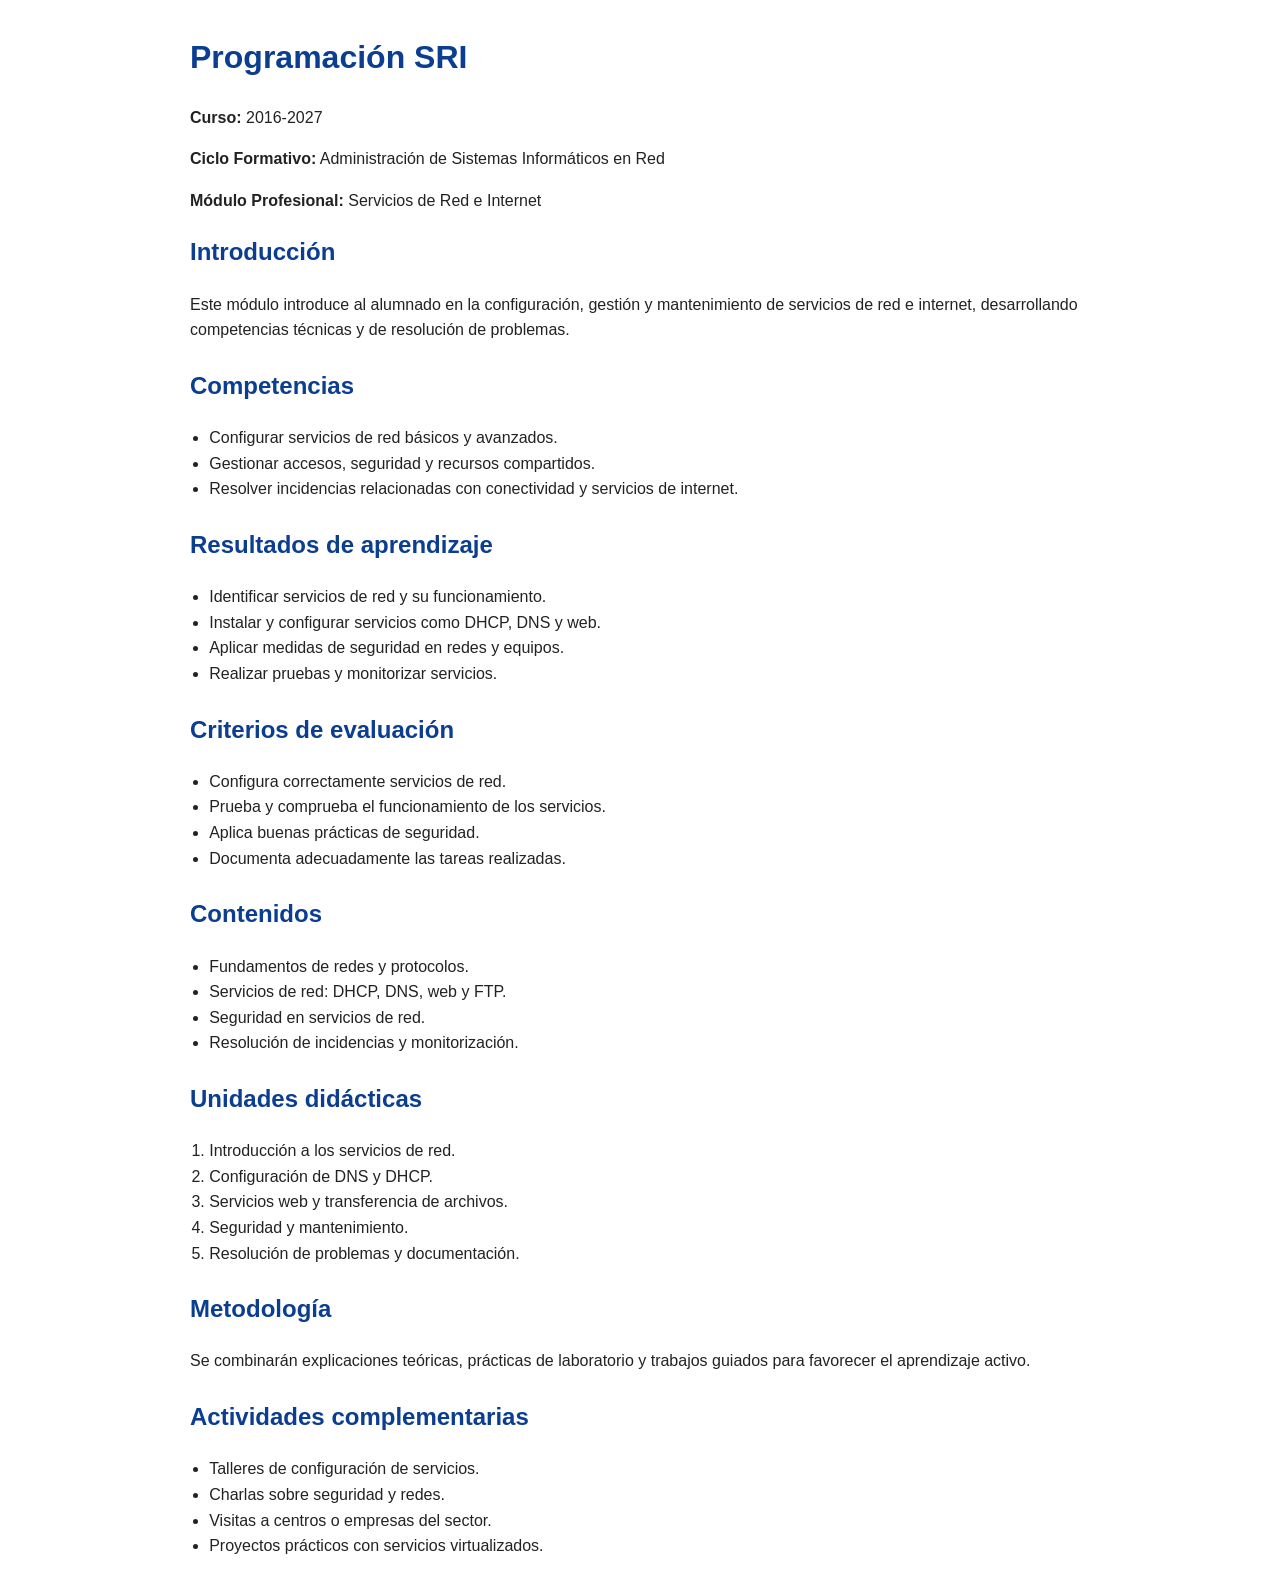
<file: tarea1-programacion-asir/index.html>
<!DOCTYPE html>
<html lang="es">

<head>
    <meta charset="UTF-8">
    <meta name="viewport" content="width=device-width, initial-scale=1.0">
    <title>Programacion SRI</title>
    <style>
        body {
            font-family: Arial, sans-serif;
            margin: 2rem auto;
            max-width: 900px;
            line-height: 1.6;
            color: #222;
        }

        h1,
        h2 {
            color: #0b3d91;
        }

        section {
            margin-bottom: 1.5rem;
        }

        ul,
        ol {
            padding-left: 1.2rem;
        }
    </style>
</head>

<body>
    <h1>Programación SRI</h1>
    <p><strong>Curso:</strong> 2016-2027</p>
    <p><strong>Ciclo Formativo:</strong> Administración de Sistemas Informáticos en Red</p>
    <p><strong>Módulo Profesional:</strong> Servicios de Red e Internet</p>

    <section>
        <h2>Introducción</h2>
        <p>Este módulo introduce al alumnado en la configuración, gestión y mantenimiento de servicios de red e
            internet, desarrollando competencias técnicas y de resolución de problemas.</p>
    </section>

    <section>
        <h2>Competencias</h2>
        <ul>
            <li>Configurar servicios de red básicos y avanzados.</li>
            <li>Gestionar accesos, seguridad y recursos compartidos.</li>
            <li>Resolver incidencias relacionadas con conectividad y servicios de internet.</li>
        </ul>
    </section>

    <section>
        <h2>Resultados de aprendizaje</h2>
        <ul>
            <li>Identificar servicios de red y su funcionamiento.</li>
            <li>Instalar y configurar servicios como DHCP, DNS y web.</li>
            <li>Aplicar medidas de seguridad en redes y equipos.</li>
            <li>Realizar pruebas y monitorizar servicios.</li>
        </ul>
    </section>

    <section>
        <h2>Criterios de evaluación</h2>
        <ul>
            <li>Configura correctamente servicios de red.</li>
            <li>Prueba y comprueba el funcionamiento de los servicios.</li>
            <li>Aplica buenas prácticas de seguridad.</li>
            <li>Documenta adecuadamente las tareas realizadas.</li>
        </ul>
    </section>

    <section>
        <h2>Contenidos</h2>
        <ul>
            <li>Fundamentos de redes y protocolos.</li>
            <li>Servicios de red: DHCP, DNS, web y FTP.</li>
            <li>Seguridad en servicios de red.</li>
            <li>Resolución de incidencias y monitorización.</li>
        </ul>
    </section>

    <section>
        <h2>Unidades didácticas</h2>
        <ol>
            <li>Introducción a los servicios de red.</li>
            <li>Configuración de DNS y DHCP.</li>
            <li>Servicios web y transferencia de archivos.</li>
            <li>Seguridad y mantenimiento.</li>
            <li>Resolución de problemas y documentación.</li>
        </ol>
    </section>

    <section>
        <h2>Metodología</h2>
        <p>Se combinarán explicaciones teóricas, prácticas de laboratorio y trabajos guiados para favorecer el
            aprendizaje activo.</p>
    </section>

    <section>
        <h2>Actividades complementarias</h2>
        <ul>
            <li>Talleres de configuración de servicios.</li>
            <li>Charlas sobre seguridad y redes.</li>
            <li>Visitas a centros o empresas del sector.</li>
            <li>Proyectos prácticos con servicios virtualizados.</li>
        </ul>
    </section>
</body>

</html>
</file>
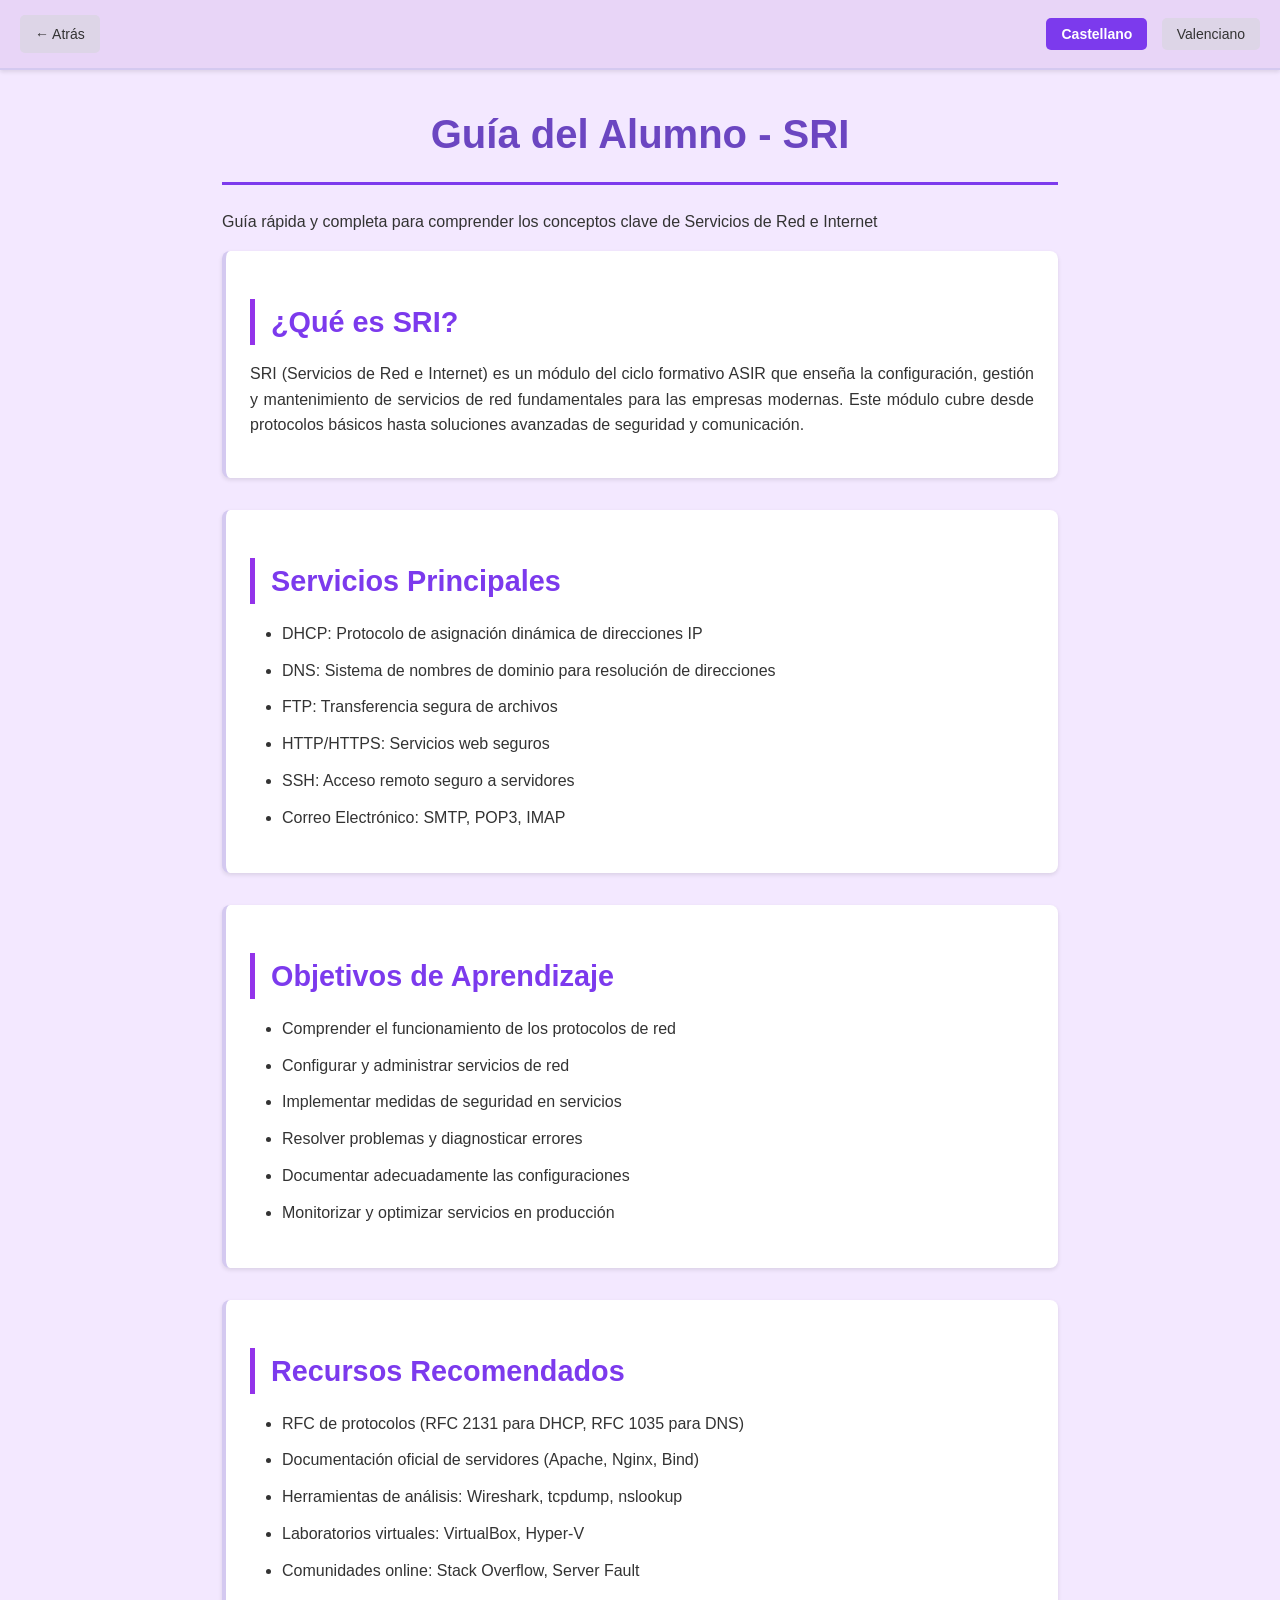
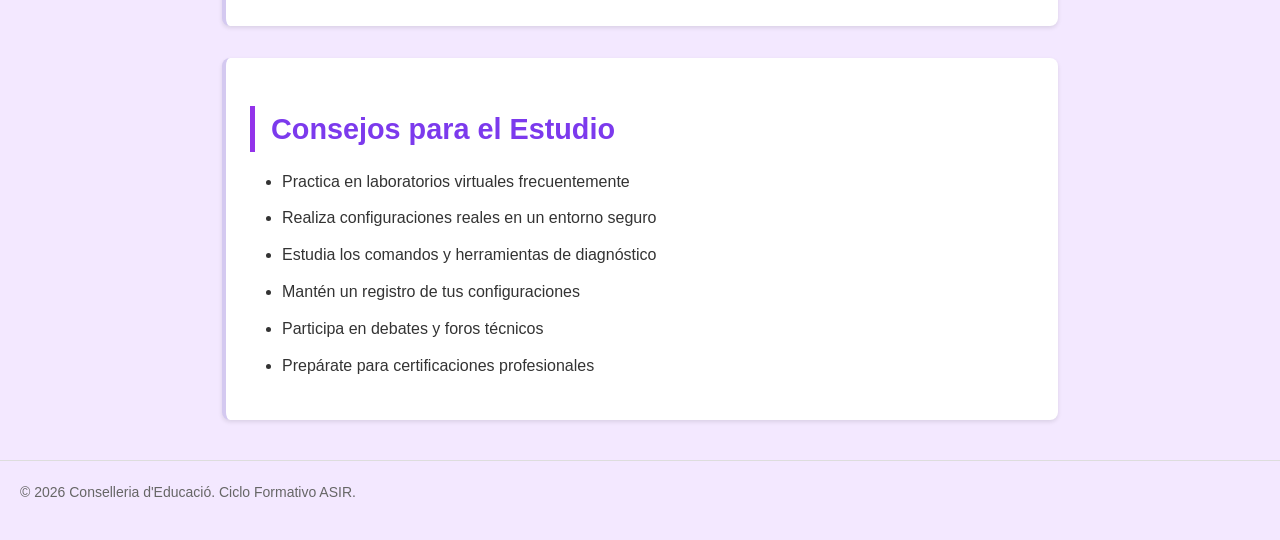
<file: guia.html>
<!DOCTYPE html>
<html lang="es">

<head>
    <meta charset="UTF-8">
    <meta name="viewport" content="width=device-width, initial-scale=1.0">
    <meta name="description" content="Guía del Alumno - SRI Servicios de Red e Internet">
    <meta name="author" content="Paco Aldarias">
    <title>Guía del Alumno - SRI</title>
    <link rel="stylesheet" href="css/estilo.css">
</head>

<body>
    <div class="language-nav">
        <a href="index.html" class="back-link">← Atrás</a>
        <div>
            <a href="?lang=es" id="lang-es">Castellano</a>
            <a href="?lang=va" id="lang-va">Valenciano</a>
        </div>
    </div>

    <main id="content">
        <!-- El contenido se cargará aquí -->
    </main>

    <footer>
        <p>&copy; 2026 Conselleria d'Educació. Ciclo Formativo ASIR.</p>
    </footer>

    <script>
        // Contenido de la Guía en Castellano
        const guiaCastellano = {
            titulo: "Guía del Alumno - SRI",
            descripcion: "Guía rápida y completa para comprender los conceptos clave de Servicios de Red e Internet",
            secciones: {
                que_es_sri: {
                    titulo: "¿Qué es SRI?",
                    contenido: "SRI (Servicios de Red e Internet) es un módulo del ciclo formativo ASIR que enseña la configuración, gestión y mantenimiento de servicios de red fundamentales para las empresas modernas. Este módulo cubre desde protocolos básicos hasta soluciones avanzadas de seguridad y comunicación."
                },
                servicios_principales: {
                    titulo: "Servicios Principales",
                    items: [
                        "DHCP: Protocolo de asignación dinámica de direcciones IP",
                        "DNS: Sistema de nombres de dominio para resolución de direcciones",
                        "FTP: Transferencia segura de archivos",
                        "HTTP/HTTPS: Servicios web seguros",
                        "SSH: Acceso remoto seguro a servidores",
                        "Correo Electrónico: SMTP, POP3, IMAP"
                    ]
                },
                objetivos_learning: {
                    titulo: "Objetivos de Aprendizaje",
                    items: [
                        "Comprender el funcionamiento de los protocolos de red",
                        "Configurar y administrar servicios de red",
                        "Implementar medidas de seguridad en servicios",
                        "Resolver problemas y diagnosticar errores",
                        "Documentar adecuadamente las configuraciones",
                        "Monitorizar y optimizar servicios en producción"
                    ]
                },
                recursos_recomendados: {
                    titulo: "Recursos Recomendados",
                    items: [
                        "RFC de protocolos (RFC 2131 para DHCP, RFC 1035 para DNS)",
                        "Documentación oficial de servidores (Apache, Nginx, Bind)",
                        "Herramientas de análisis: Wireshark, tcpdump, nslookup",
                        "Laboratorios virtuales: VirtualBox, Hyper-V",
                        "Comunidades online: Stack Overflow, Server Fault"
                    ]
                },
                consejos_estudio: {
                    titulo: "Consejos para el Estudio",
                    items: [
                        "Practica en laboratorios virtuales frecuentemente",
                        "Realiza configuraciones reales en un entorno seguro",
                        "Estudia los comandos y herramientas de diagnóstico",
                        "Mantén un registro de tus configuraciones",
                        "Participa en debates y foros técnicos",
                        "Prepárate para certificaciones profesionales"
                    ]
                }
            }
        };

        // Contenido de la Guía en Valenciano
        const guiaValenciano = {
            titulo: "Guia de l'Alumne - SRI",
            descripcion: "Guia ràpida i completa per a comprendre els conceptes clau de Serveis de Xarxa i Internet",
            secciones: {
                que_es_sri: {
                    titulo: "Què és SRI?",
                    contenido: "SRI (Serveis de Xarxa i Internet) és un mòdul del cicle formatiu ASIR que ensenya la configuració, gestió i manteniment de serveis de xarxa fonamentals per a les empreses modernes. Aquest mòdul cobreix des de protocols bàsics fins a solucions avançades de seguretat i comunicació."
                },
                servicios_principales: {
                    titulo: "Serveis Principals",
                    items: [
                        "DHCP: Protocol d'assignació dinàmica d'adreces IP",
                        "DNS: Sistema de noms de domini per a resolució d'adreces",
                        "FTP: Transferència segura d'arxius",
                        "HTTP/HTTPS: Serveis web segurs",
                        "SSH: Accés remot segur a servidors",
                        "Correu Electrònic: SMTP, POP3, IMAP"
                    ]
                },
                objetivos_learning: {
                    titulo: "Objectius d'Aprenentatge",
                    items: [
                        "Comprendre el funcionament dels protocols de xarxa",
                        "Configurar i administrar serveis de xarxa",
                        "Implementar mesures de seguretat en serveis",
                        "Resoldre problemes i diagnosticar errors",
                        "Documentar adequadament les configuracions",
                        "Monitoritzar i optimitzar serveis en producció"
                    ]
                },
                recursos_recomendados: {
                    titulo: "Recursos Recomanats",
                    items: [
                        "RFC de protocols (RFC 2131 per a DHCP, RFC 1035 per a DNS)",
                        "Documentació oficial de servidors (Apache, Nginx, Bind)",
                        "Eines d'anàlisi: Wireshark, tcpdump, nslookup",
                        "Laboratoris virtuals: VirtualBox, Hyper-V",
                        "Comunitats en línia: Stack Overflow, Server Fault"
                    ]
                },
                consejos_estudio: {
                    titulo: "Consells per a l'Estudi",
                    items: [
                        "Practica en laboratoris virtuals freqüentment",
                        "Realitza configuracions reals en un entorn segur",
                        "Estudia els comandaments i eines de diagnòstic",
                        "Manté un registre de les teues configuracions",
                        "Participa en debats i fòrums tècnics",
                        "Prepara't per a certificacions professionals"
                    ]
                }
            }
        };

        function getLanguage() {
            const params = new URLSearchParams(window.location.search);
            return params.get('lang') || 'es';
        }

        function renderGuia(lang) {
            const guia = lang === 'va' ? guiaValenciano : guiaCastellano;
            const content = document.getElementById('content');

            if (!content) return;

            let html = `
                <h1>${guia.titulo}</h1>
                <p class="guia-descripcion">${guia.descripcion}</p>
            `;

            for (const [key, seccion] of Object.entries(guia.secciones)) {
                html += `<section><h2>${seccion.titulo}</h2>`;
                if (seccion.contenido) {
                    html += `<p>${seccion.contenido}</p>`;
                }
                if (seccion.items) {
                    html += `<ul>`;
                    seccion.items.forEach(item => {
                        html += `<li>${item}</li>`;
                    });
                    html += `</ul>`;
                }
                html += `</section>`;
            }

            content.innerHTML = html;

            // Actualizar botones activos
            const langEs = document.getElementById('lang-es');
            const langVa = document.getElementById('lang-va');
            
            if (langEs) langEs.className = lang === 'es' ? 'active' : '';
            if (langVa) langVa.className = lang === 'va' ? 'active' : '';
            
            // Actualizar idioma del HTML
            document.documentElement.lang = lang === 'va' ? 'va' : 'es';
        }

        // Inicializar al cargar la página
        document.addEventListener('DOMContentLoaded', function() {
            const currentLang = getLanguage();
            renderGuia(currentLang);

            // Cambiar idioma cuando se hace clic en los botones
            const langEs = document.getElementById('lang-es');
            const langVa = document.getElementById('lang-va');

            if (langEs) {
                langEs.addEventListener('click', function(e) {
                    e.preventDefault();
                    renderGuia('es');
                    window.history.replaceState({}, '', '?lang=es');
                });
            }

            if (langVa) {
                langVa.addEventListener('click', function(e) {
                    e.preventDefault();
                    renderGuia('va');
                    window.history.replaceState({}, '', '?lang=va');
                });
            }
        });
    </script>
</body>

</html>
</file>
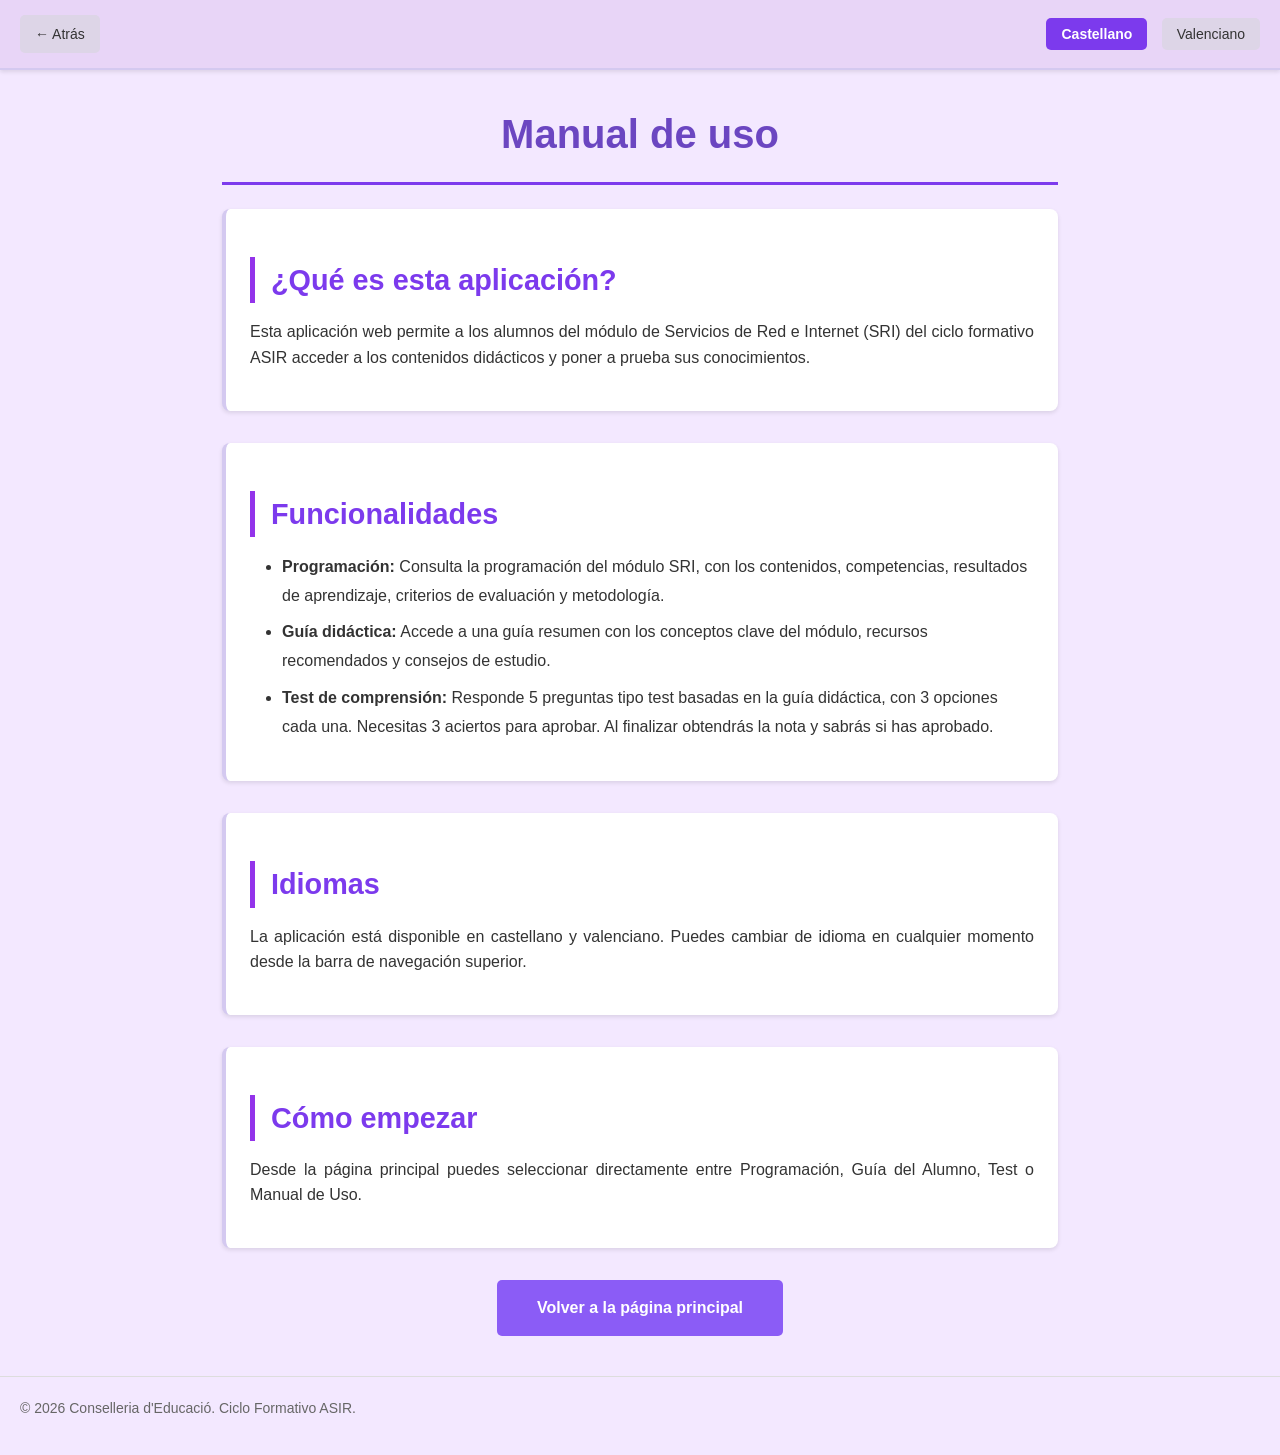
<file: manual.html>
<!DOCTYPE html>
<html lang="es">

<head>
    <meta charset="UTF-8">
    <meta name="viewport" content="width=device-width, initial-scale=1.0">
    <meta name="description" content="Manual de uso de la aplicación SRI">
    <meta name="author" content="Paco Aldarias">
    <title>Manual de uso - SRI</title>
    <link rel="stylesheet" href="css/estilo.css">
</head>

<body>
    <div class="language-nav">
        <a href="index.html" class="back-link">← Atrás</a>
        <div>
            <a href="?lang=es" id="lang-es">Castellano</a>
            <a href="?lang=va" id="lang-va">Valenciano</a>
        </div>
    </div>

    <main id="content">
    </main>

    <footer>
        <p>&copy; 2026 Conselleria d'Educació. Ciclo Formativo ASIR.</p>
    </footer>

    <script>
        const manualES = {
            titulo: "Manual de uso",
            secciones: [
                {
                    titulo: "¿Qué es esta aplicación?",
                    contenido: "Esta aplicación web permite a los alumnos del módulo de Servicios de Red e Internet (SRI) del ciclo formativo ASIR acceder a los contenidos didácticos y poner a prueba sus conocimientos."
                },
                {
                    titulo: "Funcionalidades",
                    items: [
                        "<strong>Programación:</strong> Consulta la programación del módulo SRI, con los contenidos, competencias, resultados de aprendizaje, criterios de evaluación y metodología.",
                        "<strong>Guía didáctica:</strong> Accede a una guía resumen con los conceptos clave del módulo, recursos recomendados y consejos de estudio.",
                        "<strong>Test de comprensión:</strong> Responde 5 preguntas tipo test basadas en la guía didáctica, con 3 opciones cada una. Necesitas 3 aciertos para aprobar. Al finalizar obtendrás la nota y sabrás si has aprobado."
                    ],
                    esLista: true
                },
                {
                    titulo: "Idiomas",
                    contenido: "La aplicación está disponible en castellano y valenciano. Puedes cambiar de idioma en cualquier momento desde la barra de navegación superior."
                },
                {
                    titulo: "Cómo empezar",
                    contenido: "Desde la página principal puedes seleccionar directamente entre Programación, Guía del Alumno, Test o Manual de Uso."
                }
            ]
        };

        const manualVA = {
            titulo: "Manual d'ús",
            secciones: [
                {
                    titulo: "Què és aquesta aplicació?",
                    contenido: "Aquesta aplicació web permet als alumnes del mòdul de Serveis de Xarxa i Internet (SRI) del cicle formatiu ASIR accedir als continguts didàctics i posar a prova els seus coneixements."
                },
                {
                    titulo: "Funcionalitats",
                    items: [
                        "<strong>Programació:</strong> Consulta la programació del mòdul SRI, amb els continguts, competències, resultats d'aprenentatge, criteris d'avaluació i metodologia.",
                        "<strong>Guia didàctica:</strong> Accedeix a una guia resum amb els conceptes clau del mòdul, recursos recomanats i consells d'estudi.",
                        "<strong>Test de comprensió:</strong> Respon 5 preguntes tipus test basades en la guia didàctica, amb 3 opcions cadascuna. Necessites 3 encerts per aprovar. En finalitzar, obtindràs la nota i sabràs si has aprovat."
                    ],
                    esLista: true
                },
                {
                    titulo: "Idiomes",
                    contenido: "L'aplicació està disponible en castellà i valencià. Pots canviar d'idioma en qualsevol moment des de la barra de navegació superior."
                },
                {
                    titulo: "Com començar",
                    contenido: "Des de la pàgina principal pots seleccionar directament entre Programació, Guia de l'Alumne, Test o Manual d'Ús."
                }
            ]
        };

        function getLanguage() {
            const params = new URLSearchParams(window.location.search);
            return params.get('lang') || 'es';
        }

        function renderManual(lang) {
            const data = lang === 'va' ? manualVA : manualES;
            const content = document.getElementById('content');
            if (!content) return;

            let html = `<h1>${data.titulo}</h1>`;
            data.secciones.forEach(sec => {
                html += `<section><h2>${sec.titulo}</h2>`;
                if (sec.contenido) html += `<p>${sec.contenido}</p>`;
                if (sec.items) {
                    html += '<ul>';
                    sec.items.forEach(item => html += `<li>${item}</li>`);
                    html += '</ul>';
                }
                html += `</section>`;
            });
            html += `<p style="text-align:center;margin-top:2rem;">
                <a href="index.html" class="btn-manual" style="padding:15px 40px;text-decoration:none;color:white;border-radius:5px;font-weight:bold;display:inline-block;">${lang === 'va' ? 'Tornar a la pàgina principal' : 'Volver a la página principal'}</a>
            </p>`;
            content.innerHTML = html;

            document.getElementById('lang-es').className = lang === 'es' ? 'active' : '';
            document.getElementById('lang-va').className = lang === 'va' ? 'active' : '';
            document.documentElement.lang = lang === 'va' ? 'va' : 'es';
        }

        document.addEventListener('DOMContentLoaded', function() {
            const currentLang = getLanguage();
            renderManual(currentLang);

            document.getElementById('lang-es').addEventListener('click', function(e) {
                e.preventDefault();
                renderManual('es');
                window.history.replaceState({}, '', '?lang=es');
            });

            document.getElementById('lang-va').addEventListener('click', function(e) {
                e.preventDefault();
                renderManual('va');
                window.history.replaceState({}, '', '?lang=va');
            });
        });
    </script>
</body>

</html>
</file>
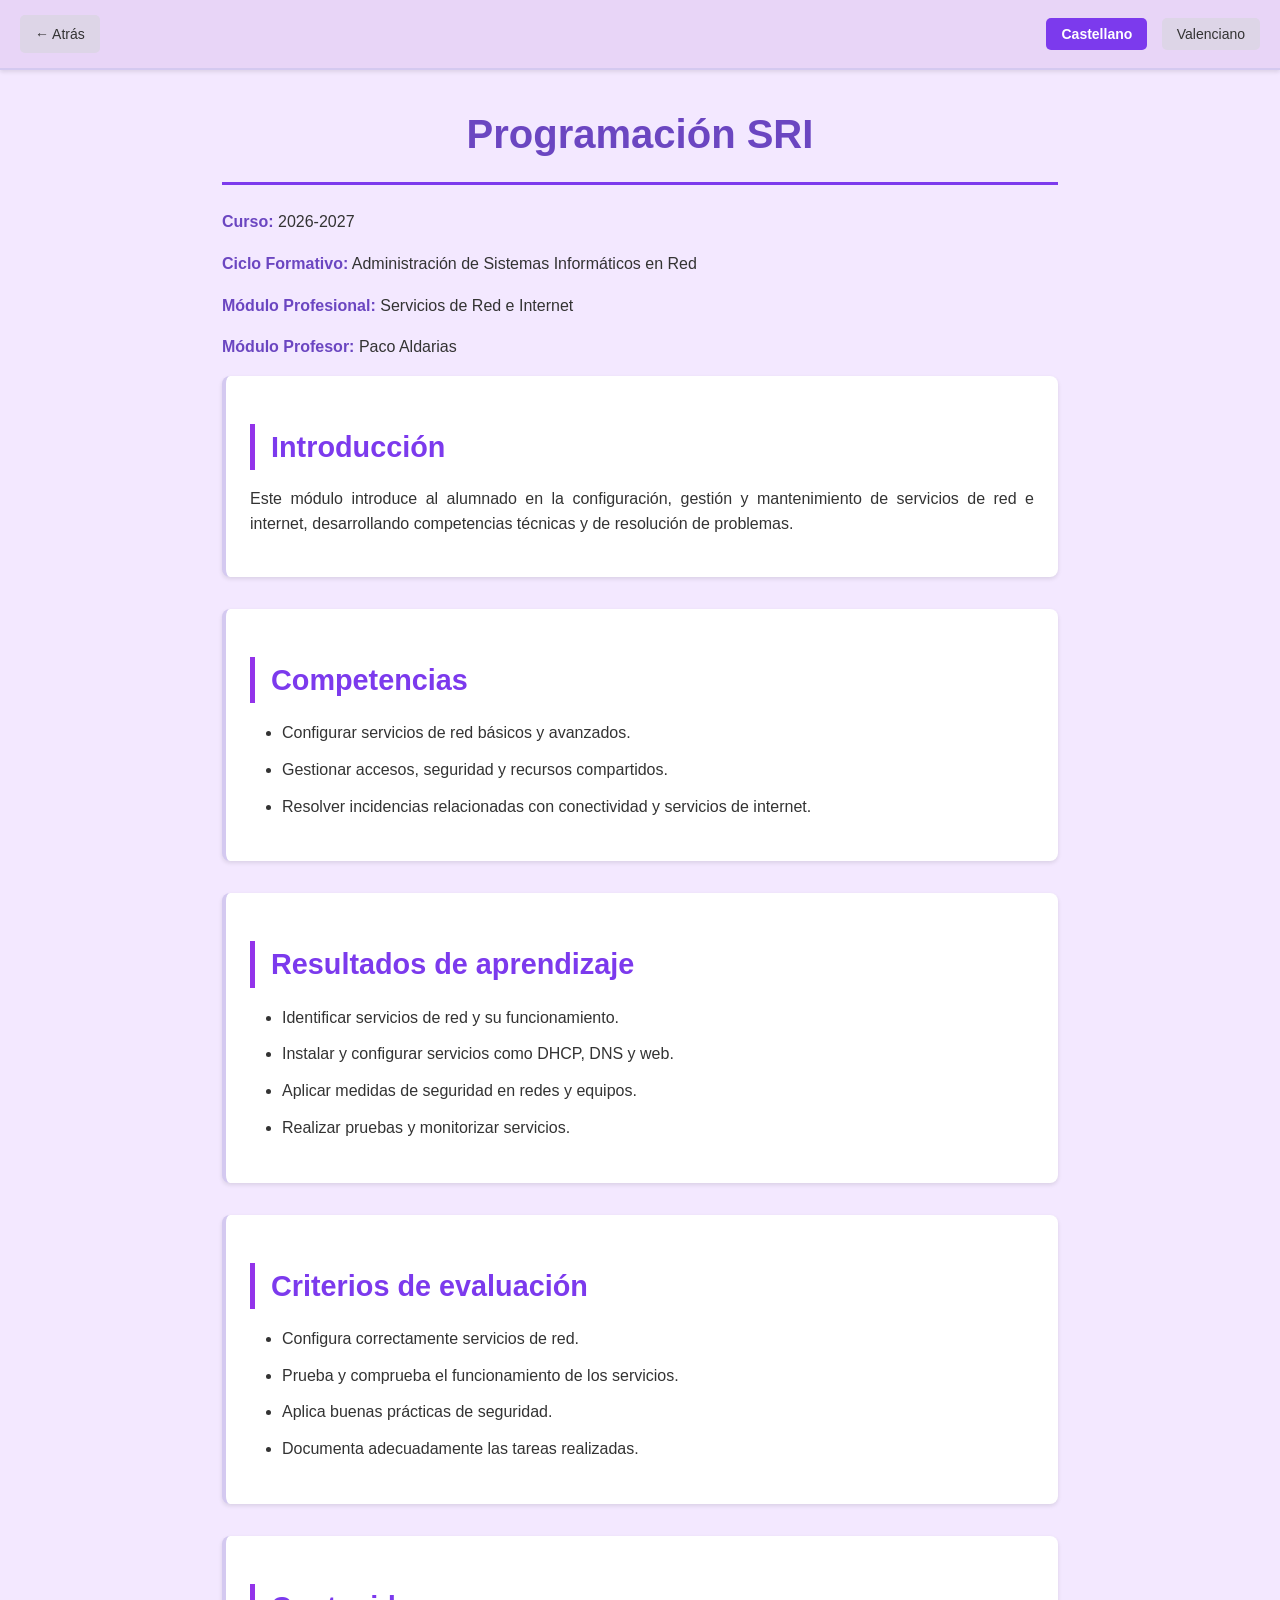
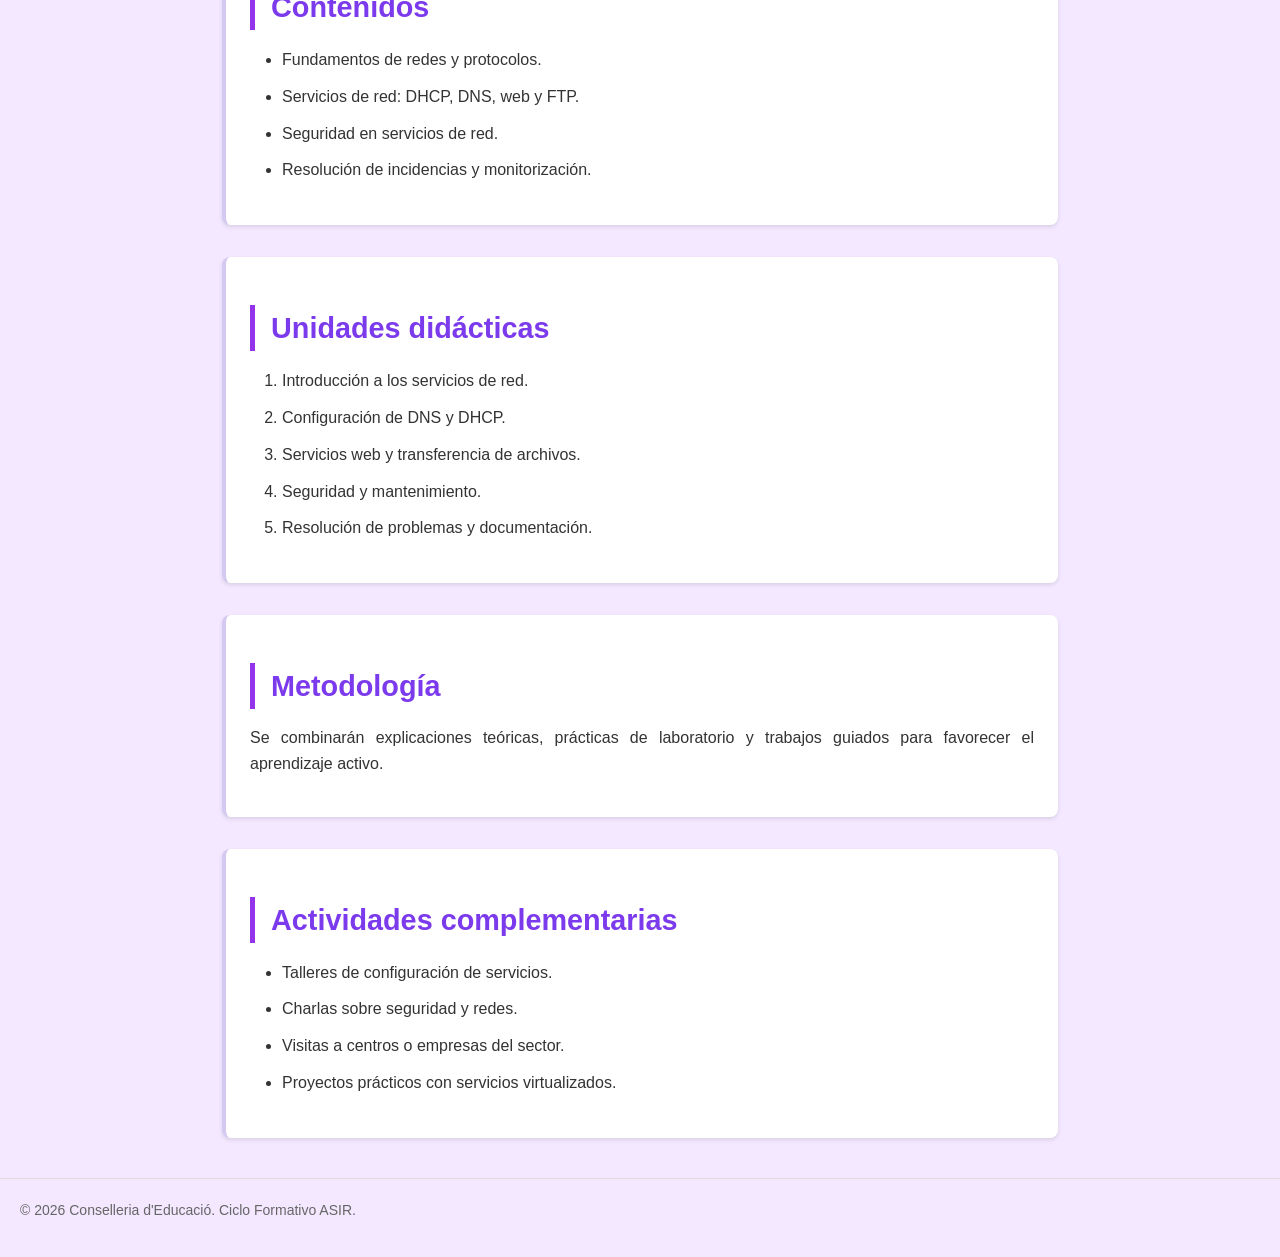
<file: programacion.html>
<!DOCTYPE html>
<html lang="es">

<head>
    <meta charset="UTF-8">
    <meta name="viewport" content="width=device-width, initial-scale=1.0">
    <meta name="description" content="Programación SRI - Módulo de Servicios de Red e Internet">
    <meta name="author" content="Paco Aldarias">
    <title>Programación SRI</title>
    <link rel="stylesheet" href="estilo.css">
</head>

<body>
    <div class="language-nav">
        <a href="index.html" class="back-link">← Atrás</a>
        <div>
            <a href="?lang=es" id="lang-es">Castellano</a>
            <a href="?lang=va" id="lang-va">Valenciano</a>
        </div>
    </div>

    <main id="content">
        <!-- El contenido se cargará aquí -->
    </main>

    <footer>
        <p>&copy; 2026 Conselleria d'Educació. Ciclo Formativo ASIR.</p>
    </footer>

    <script src="scripts/scripts.js"></script>
</body>

</html>
</file>
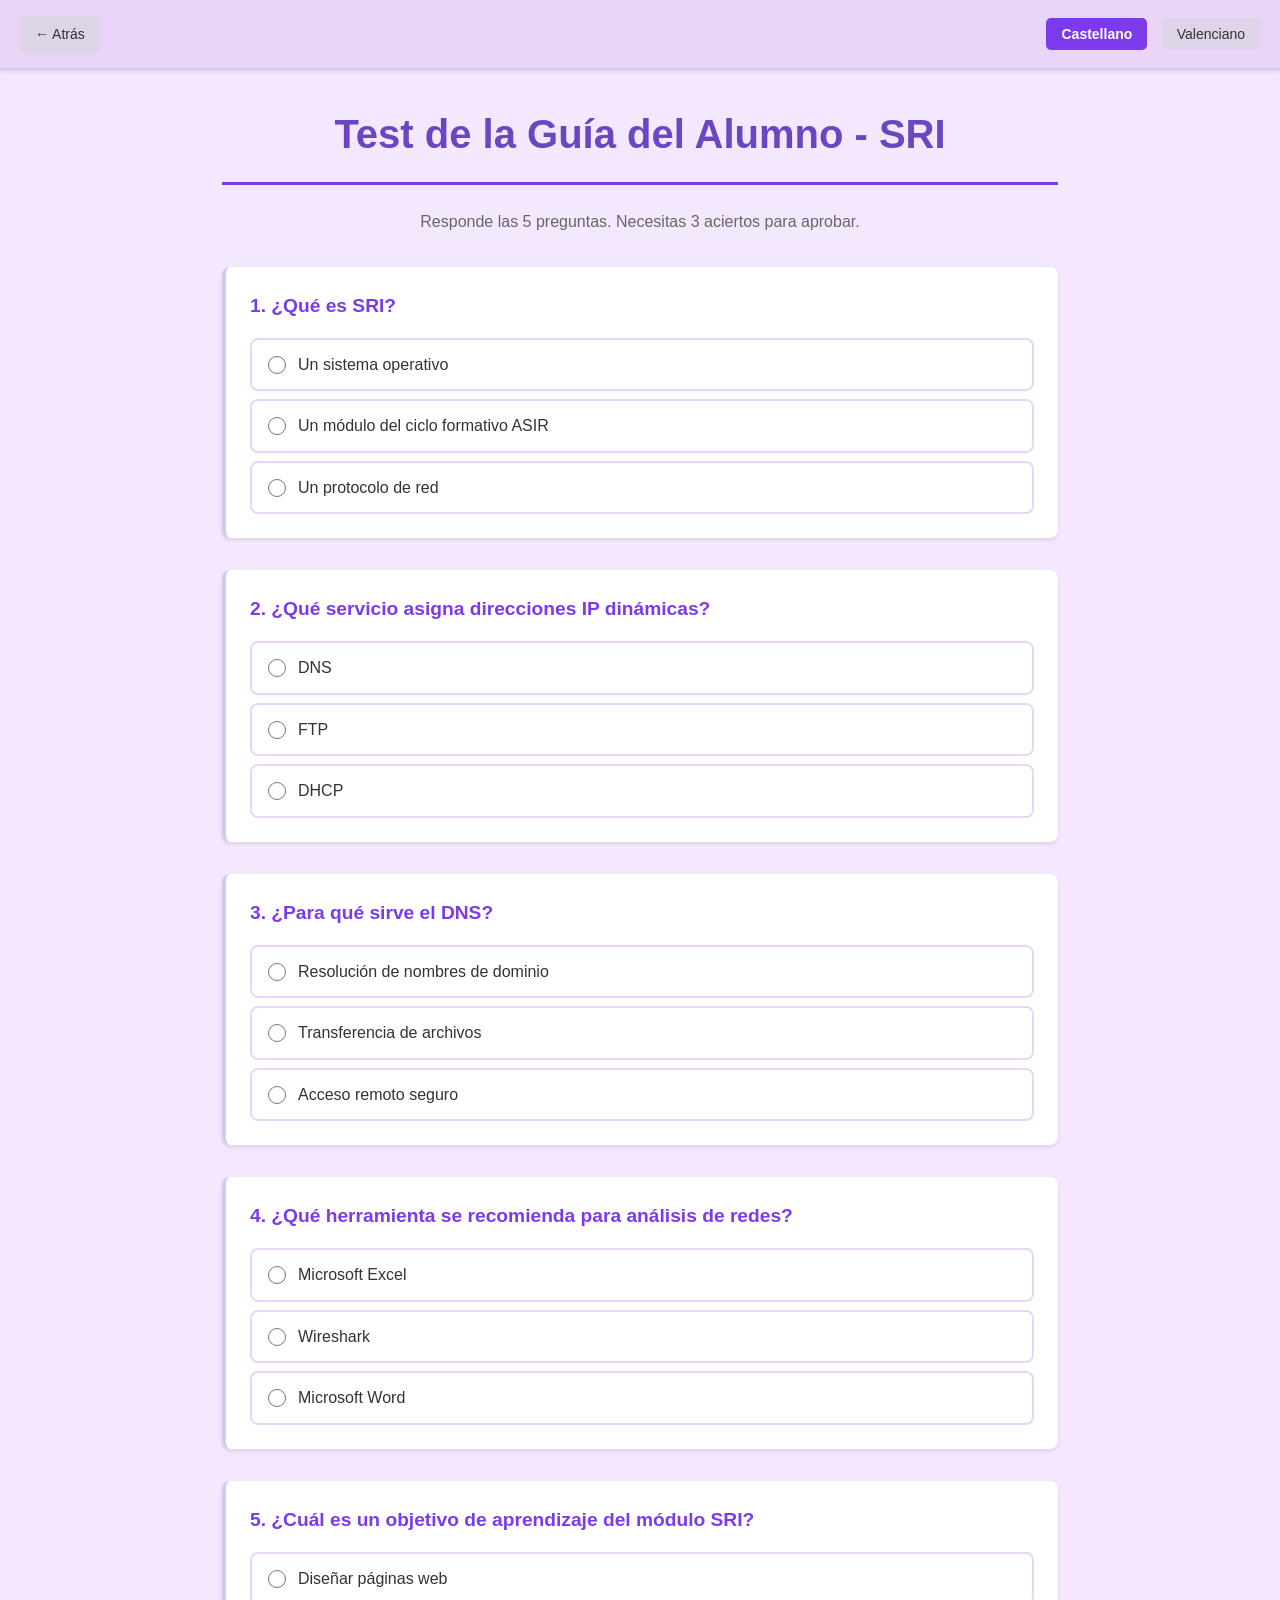
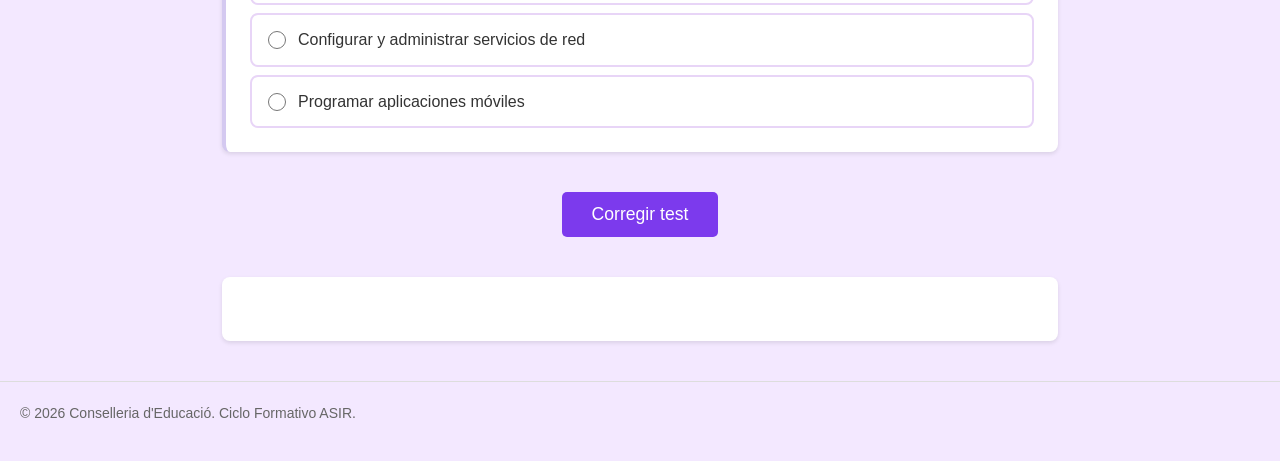
<file: test.html>
<!DOCTYPE html>
<html lang="es">

<head>
    <meta charset="UTF-8">
    <meta name="viewport" content="width=device-width, initial-scale=1.0">
    <meta name="description" content="Test de la Guía del Alumno - SRI Servicios de Red e Internet">
    <meta name="author" content="Paco Aldarias">
    <title>Test SRI</title>
    <link rel="stylesheet" href="css/estilo.css">
    <link rel="stylesheet" href="css/tests.css">
</head>

<body>
    <div class="language-nav">
        <a href="index.html" class="back-link">← Atrás</a>
        <div>
            <a href="?lang=es" id="lang-es">Castellano</a>
            <a href="?lang=va" id="lang-va">Valenciano</a>
        </div>
    </div>

    <main id="test-container">
        <!-- El test se cargará aquí -->
    </main>

    <footer>
        <p>&copy; 2026 Conselleria d'Educació. Ciclo Formativo ASIR.</p>
    </footer>

    <script src="js/test.js"></script>
</body>

</html>
</file>
<file: css/estilo.css>
/* Estilos Generales */
* {
    margin: 0;
    padding: 0;
    box-sizing: border-box;
    font-family: -apple-system, BlinkMacSystemFont, 'Segoe UI', Arial, sans-serif;
}

body {
    background-color: #f3e8ff;
    color: #333;
    line-height: 1.6;
}

/* Contenedor Principal */
main {
    margin: 2rem auto;
    max-width: 900px;
    padding: 0 2rem;
}

main#content {
    display: block;
}

/* Títulos */
h1 {
    color: #6b46c1;
    font-size: 2.5rem;
    margin-bottom: 1.5rem;
    text-align: center;
    border-bottom: 3px solid #7c3aed;
    padding-bottom: 1rem;
}

h2 {
    color: #7c3aed;
    font-size: 1.8rem;
    margin-top: 1.5rem;
    margin-bottom: 1rem;
    border-left: 5px solid #9333ea;
    padding-left: 1rem;
}

/* Párrafos */
p {
    margin-bottom: 1rem;
    text-align: justify;
}

p strong {
    color: #6b46c1;
    font-weight: 600;
}

/* Secciones */
section {
    background-color: white;
    margin-bottom: 2rem;
    padding: 1.5rem;
    border-radius: 8px;
    box-shadow: 0 2px 4px rgba(0, 0, 0, 0.1);
    border-left: 4px solid #d4c9f0;
}

/* Listas */
ul,
ol {
    margin-left: 2rem;
    margin-bottom: 1rem;
}

li {
    margin-bottom: 0.5rem;
    line-height: 1.8;
}

/* Enlaces */
a {
    color: #6b46c1;
    text-decoration: none;
    transition: color 0.3s ease;
}

a:hover {
    color: #7c3aed;
    text-decoration: underline;
}

/* Página de Selector de Idioma (index.html) */
body.language-page {
    display: flex;
    justify-content: center;
    align-items: center;
    min-height: 100vh;
    background: linear-gradient(135deg, #e8d5f7 0%, #d4c9f0 100%);
    padding: 20px;
}

.language-selector {
    background: white;
    padding: 40px;
    border-radius: 10px;
    box-shadow: 0 4px 6px rgba(0, 0, 0, 0.1);
    text-align: center;
    max-width: 900px;
    width: 100%;
}

.ciclos-image {
    width: 100%;
    max-width: 800px;
    height: auto;
    margin: 0 auto 0px;
    display: block;
    border-radius: 0px;
}

.language-selector h1 {
    margin-bottom: 15px;
    font-size: 2.5rem;
    border: none;
    padding: 0;
}

.language-selector p {
    font-size: 18px;
    color: #666;
    margin-bottom: 30px;
}

.language-selector p.main-subtitle {
    font-size: 1.5rem;
    color: #6b46c1;
    font-weight: 600;
    margin-bottom: 40px;
}

.language-selector p.subtitle {
    font-size: 16px;
    color: #999;
    margin-bottom: 30px;
}

.selection-step {
    margin: 30px 0;
}

.step-title {
    font-size: 18px;
    color: #333;
    margin-bottom: 20px;
}

.language-buttons {
    display: flex;
    gap: 20px;
    justify-content: center;
    flex-wrap: wrap;
}

.language-buttons a {
    padding: 15px 30px;
    font-size: 18px;
    border-radius: 5px;
    text-decoration: none;
    font-weight: bold;
    transition: all 0.3s ease;
}

.content-buttons {
    display: flex;
    gap: 20px;
    justify-content: center;
    flex-wrap: wrap;
    flex-direction: column;
}

.content-buttons a {
    padding: 20px 40px;
    font-size: 18px;
    border-radius: 5px;
    text-decoration: none;
    font-weight: bold;
    transition: all 0.3s ease;
    display: inline-block;
    width: 100%;
    max-width: 400px;
    margin: 10px auto;
    text-align: center;
}

.btn-programacion {
    background-color: #3b82f6;
    color: white;
}

.btn-programacion:hover {
    background-color: #2563eb;
    transform: scale(1.05);
}

.btn-guia {
    background-color: #10b981;
    color: white;
}

.btn-guia:hover {
    background-color: #059669;
    transform: scale(1.05);
}

.btn-test {
    background-color: #f59e0b;
    color: white;
}

.btn-test:hover {
    background-color: #d97706;
    transform: scale(1.05);
}

.btn-manual {
    background-color: #8b5cf6;
    color: white;
}

.btn-manual:hover {
    background-color: #7c3aed;
    transform: scale(1.05);
}

.step-back {
    margin-top: 20px;
    text-align: center;
}

.btn-back {
    background-color: #6b7280;
    color: white;
    padding: 10px 20px;
    border-radius: 5px;
    display: inline-block;
    transition: all 0.3s ease;
}

.btn-back:hover {
    background-color: #4b5563;
}

.btn-castellano {
    background-color: #dc3545;
    color: white;
}

.btn-castellano:hover {
    background-color: #c82333;
    transform: scale(1.05);
}

.btn-valenciano {
    background-color: #007bff;
    color: white;
}

.btn-valenciano:hover {
    background-color: #0056b3;
    transform: scale(1.05);
}

.language-selector footer {
    margin-top: 30px;
    padding-top: 20px;
    border-top: 1px solid #ddd;
    color: #666;
    font-size: 14px;
}

/* Página de Contenido (programacion.html) */
.language-nav {
    background-color: #e8d5f7;
    padding: 15px;
    border-bottom: 2px solid #d4c9f0;
    display: flex;
    justify-content: space-between;
    align-items: center;
    box-shadow: 0 2px 4px rgba(0, 0, 0, 0.1);
}

.language-nav a {
    padding: 8px 15px;
    margin: 0 5px;
    text-decoration: none;
    border-radius: 5px;
    transition: all 0.3s ease;
    font-size: 14px;
    font-weight: 500;
}

.language-nav a.active {
    background-color: #7c3aed;
    color: white;
    font-weight: bold;
}

.language-nav a:not(.active) {
    background-color: #ddd5e7;
    color: #333;
}

.language-nav a:not(.active):hover {
    background-color: #cfc0de;
}

.language-nav .back-link {
    background-color: #9333ea;
    color: white;
}

.language-nav .back-link:hover {
    background-color: #7e22ce;
}

footer {
    text-align: center;
    padding: 20px;
    color: #666;
    font-size: 14px;
    border-top: 1px solid #ddd;
    margin-top: 40px;
}

/* Responsive */
@media (max-width: 768px) {
    h1 {
        font-size: 2rem;
    }

    h2 {
        font-size: 1.5rem;
    }

    body,
    main {
        padding: 0 1rem;
        margin: 1rem auto;
    }

    section {
        padding: 1rem;
    }

    .language-selector {
        padding: 20px;
    }

    .language-selector h1 {
        font-size: 1.8rem;
    }

    .language-buttons {
        flex-direction: column;
    }

    .language-buttons a {
        width: 100%;
    }

    .language-nav {
        flex-wrap: wrap;
        gap: 10px;
    }

    .language-nav div {
        display: flex;
        flex-wrap: wrap;
        width: 100%;
        justify-content: center;
        gap: 10px;
    }
}
</file>
<file: estilo.css>
/* Estilos Generales */
* {
    margin: 0;
    padding: 0;
    box-sizing: border-box;
    font-family: -apple-system, BlinkMacSystemFont, 'Segoe UI', Arial, sans-serif;
}

body {
    background-color: #f3e8ff;
    color: #333;
    line-height: 1.6;
}

/* Contenedor Principal */
main {
    margin: 2rem auto;
    max-width: 900px;
    padding: 0 2rem;
}

main#content {
    display: block;
}

/* Títulos */
h1 {
    color: #6b46c1;
    font-size: 2.5rem;
    margin-bottom: 1.5rem;
    text-align: center;
    border-bottom: 3px solid #7c3aed;
    padding-bottom: 1rem;
}

h2 {
    color: #7c3aed;
    font-size: 1.8rem;
    margin-top: 1.5rem;
    margin-bottom: 1rem;
    border-left: 5px solid #9333ea;
    padding-left: 1rem;
}

/* Párrafos */
p {
    margin-bottom: 1rem;
    text-align: justify;
}

p strong {
    color: #6b46c1;
    font-weight: 600;
}

/* Secciones */
section {
    background-color: white;
    margin-bottom: 2rem;
    padding: 1.5rem;
    border-radius: 8px;
    box-shadow: 0 2px 4px rgba(0, 0, 0, 0.1);
    border-left: 4px solid #d4c9f0;
}

/* Listas */
ul,
ol {
    margin-left: 2rem;
    margin-bottom: 1rem;
}

li {
    margin-bottom: 0.5rem;
    line-height: 1.8;
}

/* Enlaces */
a {
    color: #6b46c1;
    text-decoration: none;
    transition: color 0.3s ease;
}

a:hover {
    color: #7c3aed;
    text-decoration: underline;
}

/* Página de Selector de Idioma (index.html) */
body.language-page {
    display: flex;
    justify-content: center;
    align-items: center;
    min-height: 100vh;
    background: linear-gradient(135deg, #e8d5f7 0%, #d4c9f0 100%);
    padding: 20px;
}

.language-selector {
    background: white;
    padding: 40px;
    border-radius: 10px;
    box-shadow: 0 4px 6px rgba(0, 0, 0, 0.1);
    text-align: center;
    max-width: 900px;
    width: 100%;
}

.ciclos-image {
    width: 100%;
    max-width: 800px;
    height: auto;
    margin: 0 auto 30px;
    display: block;
    border-radius: 8px;
}

.language-selector h1 {
    margin-bottom: 15px;
    font-size: 2.5rem;
    border: none;
    padding: 0;
}

.language-selector p {
    font-size: 18px;
    color: #666;
    margin-bottom: 30px;
}

.language-selector p.main-subtitle {
    font-size: 1.5rem;
    color: #6b46c1;
    font-weight: 600;
    margin-bottom: 40px;
}

.language-selector p.subtitle {
    font-size: 16px;
    color: #999;
    margin-bottom: 30px;
}

.selection-step {
    margin: 30px 0;
}

.step-title {
    font-size: 18px;
    color: #333;
    margin-bottom: 20px;
}

.language-buttons {
    display: flex;
    gap: 20px;
    justify-content: center;
    flex-wrap: wrap;
}

.language-buttons a {
    padding: 15px 30px;
    font-size: 18px;
    border-radius: 5px;
    text-decoration: none;
    font-weight: bold;
    transition: all 0.3s ease;
}

.content-buttons {
    display: flex;
    gap: 20px;
    justify-content: center;
    flex-wrap: wrap;
    flex-direction: column;
}

.content-buttons a {
    padding: 20px 40px;
    font-size: 18px;
    border-radius: 5px;
    text-decoration: none;
    font-weight: bold;
    transition: all 0.3s ease;
    display: inline-block;
    width: 100%;
    max-width: 400px;
    margin: 10px auto;
    text-align: center;
}

.btn-programacion {
    background-color: #3b82f6;
    color: white;
}

.btn-programacion:hover {
    background-color: #2563eb;
    transform: scale(1.05);
}

.btn-guia {
    background-color: #10b981;
    color: white;
}

.btn-guia:hover {
    background-color: #059669;
    transform: scale(1.05);
}

.btn-test {
    background-color: #f59e0b;
    color: white;
}

.btn-test:hover {
    background-color: #d97706;
    transform: scale(1.05);
}

.step-back {
    margin-top: 20px;
    text-align: center;
}

.btn-back {
    background-color: #6b7280;
    color: white;
    padding: 10px 20px;
    border-radius: 5px;
    display: inline-block;
    transition: all 0.3s ease;
}

.btn-back:hover {
    background-color: #4b5563;
}

.btn-castellano {
    background-color: #dc3545;
    color: white;
}

.btn-castellano:hover {
    background-color: #c82333;
    transform: scale(1.05);
}

.btn-valenciano {
    background-color: #007bff;
    color: white;
}

.btn-valenciano:hover {
    background-color: #0056b3;
    transform: scale(1.05);
}

.language-selector footer {
    margin-top: 30px;
    padding-top: 20px;
    border-top: 1px solid #ddd;
    color: #666;
    font-size: 14px;
}

/* Página de Contenido (programacion.html) */
.language-nav {
    background-color: #e8d5f7;
    padding: 15px;
    border-bottom: 2px solid #d4c9f0;
    display: flex;
    justify-content: space-between;
    align-items: center;
    box-shadow: 0 2px 4px rgba(0, 0, 0, 0.1);
}

.language-nav a {
    padding: 8px 15px;
    margin: 0 5px;
    text-decoration: none;
    border-radius: 5px;
    transition: all 0.3s ease;
    font-size: 14px;
    font-weight: 500;
}

.language-nav a.active {
    background-color: #7c3aed;
    color: white;
    font-weight: bold;
}

.language-nav a:not(.active) {
    background-color: #ddd5e7;
    color: #333;
}

.language-nav a:not(.active):hover {
    background-color: #cfc0de;
}

.language-nav .back-link {
    background-color: #9333ea;
    color: white;
}

.language-nav .back-link:hover {
    background-color: #7e22ce;
}

footer {
    text-align: center;
    padding: 20px;
    color: #666;
    font-size: 14px;
    border-top: 1px solid #ddd;
    margin-top: 40px;
}

/* Responsive */
@media (max-width: 768px) {
    h1 {
        font-size: 2rem;
    }

    h2 {
        font-size: 1.5rem;
    }

    body,
    main {
        padding: 0 1rem;
        margin: 1rem auto;
    }

    section {
        padding: 1rem;
    }

    .language-selector {
        padding: 20px;
    }

    .language-selector h1 {
        font-size: 1.8rem;
    }

    .language-buttons {
        flex-direction: column;
    }

    .language-buttons a {
        width: 100%;
    }

    .language-nav {
        flex-wrap: wrap;
        gap: 10px;
    }

    .language-nav div {
        display: flex;
        flex-wrap: wrap;
        width: 100%;
        justify-content: center;
        gap: 10px;
    }
}
</file>
<file: css/tests.css>
body {
    background-color: #f3e8ff;
    color: #333;
    line-height: 1.6;
}

main {
    margin: 2rem auto;
    max-width: 900px;
    padding: 0 2rem;
}

h1 {
    color: #6b46c1;
    font-size: 2.5rem;
    margin-bottom: 1.5rem;
    text-align: center;
    border-bottom: 3px solid #7c3aed;
    padding-bottom: 1rem;
}

.question {
    background-color: white;
    margin-bottom: 2rem;
    padding: 1.5rem;
    border-radius: 8px;
    box-shadow: 0 2px 4px rgba(0, 0, 0, 0.1);
    border-left: 4px solid #d4c9f0;
}

.question h3 {
    color: #7c3aed;
    font-size: 1.2rem;
    margin-bottom: 1rem;
}

.options {
    display: flex;
    flex-direction: column;
    gap: 0.5rem;
}

.options label {
    display: flex;
    align-items: center;
    gap: 0.75rem;
    padding: 0.75rem 1rem;
    border: 2px solid #e8d5f7;
    border-radius: 8px;
    cursor: pointer;
    transition: all 0.3s ease;
    font-size: 1rem;
}

.options label:hover {
    background-color: #f3e8ff;
    border-color: #7c3aed;
}

.options input[type="radio"] {
    accent-color: #7c3aed;
    width: 18px;
    height: 18px;
    cursor: pointer;
}

.options label.selected {
    background-color: #e8d5f7;
    border-color: #7c3aed;
    font-weight: 600;
}

.options label.correct {
    background-color: #d4edda;
    border-color: #28a745;
    color: #155724;
}

.options label.incorrect {
    background-color: #f8d7da;
    border-color: #dc3545;
    color: #721c24;
}

#result {
    background-color: white;
    padding: 2rem;
    border-radius: 8px;
    box-shadow: 0 2px 4px rgba(0, 0, 0, 0.1);
    text-align: center;
    margin-top: 2rem;
}

#result h2 {
    color: #7c3aed;
    font-size: 2rem;
    margin-bottom: 1rem;
    border: none;
    padding: 0;
}

#result .score {
    font-size: 3rem;
    font-weight: bold;
    color: #6b46c1;
    margin: 1rem 0;
}

#result .message {
    font-size: 1.2rem;
    margin-bottom: 1.5rem;
}

#result .passed {
    color: #28a745;
    font-weight: bold;
}

#result .failed {
    color: #dc3545;
    font-weight: bold;
}

.btn-submit, .btn-retry {
    background-color: #7c3aed;
    color: white;
    border: none;
    padding: 12px 30px;
    font-size: 1.1rem;
    border-radius: 5px;
    cursor: pointer;
    transition: background-color 0.3s ease;
    margin: 0.5rem;
}

.btn-submit:hover, .btn-retry:hover {
    background-color: #6b46c1;
}

.btn-retry {
    background-color: #6b7280;
}

.btn-retry:hover {
    background-color: #4b5563;
}

.language-nav {
    background-color: #e8d5f7;
    padding: 15px;
    border-bottom: 2px solid #d4c9f0;
    display: flex;
    justify-content: space-between;
    align-items: center;
    box-shadow: 0 2px 4px rgba(0, 0, 0, 0.1);
}

.language-nav a {
    padding: 8px 15px;
    margin: 0 5px;
    text-decoration: none;
    border-radius: 5px;
    transition: all 0.3s ease;
    font-size: 14px;
    font-weight: 500;
}

.language-nav a.active {
    background-color: #7c3aed;
    color: white;
    font-weight: bold;
}

.language-nav a:not(.active) {
    background-color: #ddd5e7;
    color: #333;
}

.language-nav a:not(.active):hover {
    background-color: #cfc0de;
}

.language-nav .back-link {
    background-color: #9333ea;
    color: white;
}

.language-nav .back-link:hover {
    background-color: #7e22ce;
}

footer {
    text-align: center;
    padding: 20px;
    color: #666;
    font-size: 14px;
    border-top: 1px solid #ddd;
    margin-top: 40px;
}

@media (max-width: 768px) {
    h1 {
        font-size: 2rem;
    }

    main {
        padding: 0 1rem;
        margin: 1rem auto;
    }

    .question {
        padding: 1rem;
    }

    .language-nav {
        flex-wrap: wrap;
        gap: 10px;
    }

    .language-nav div {
        display: flex;
        flex-wrap: wrap;
        width: 100%;
        justify-content: center;
        gap: 10px;
    }
}
</file>
